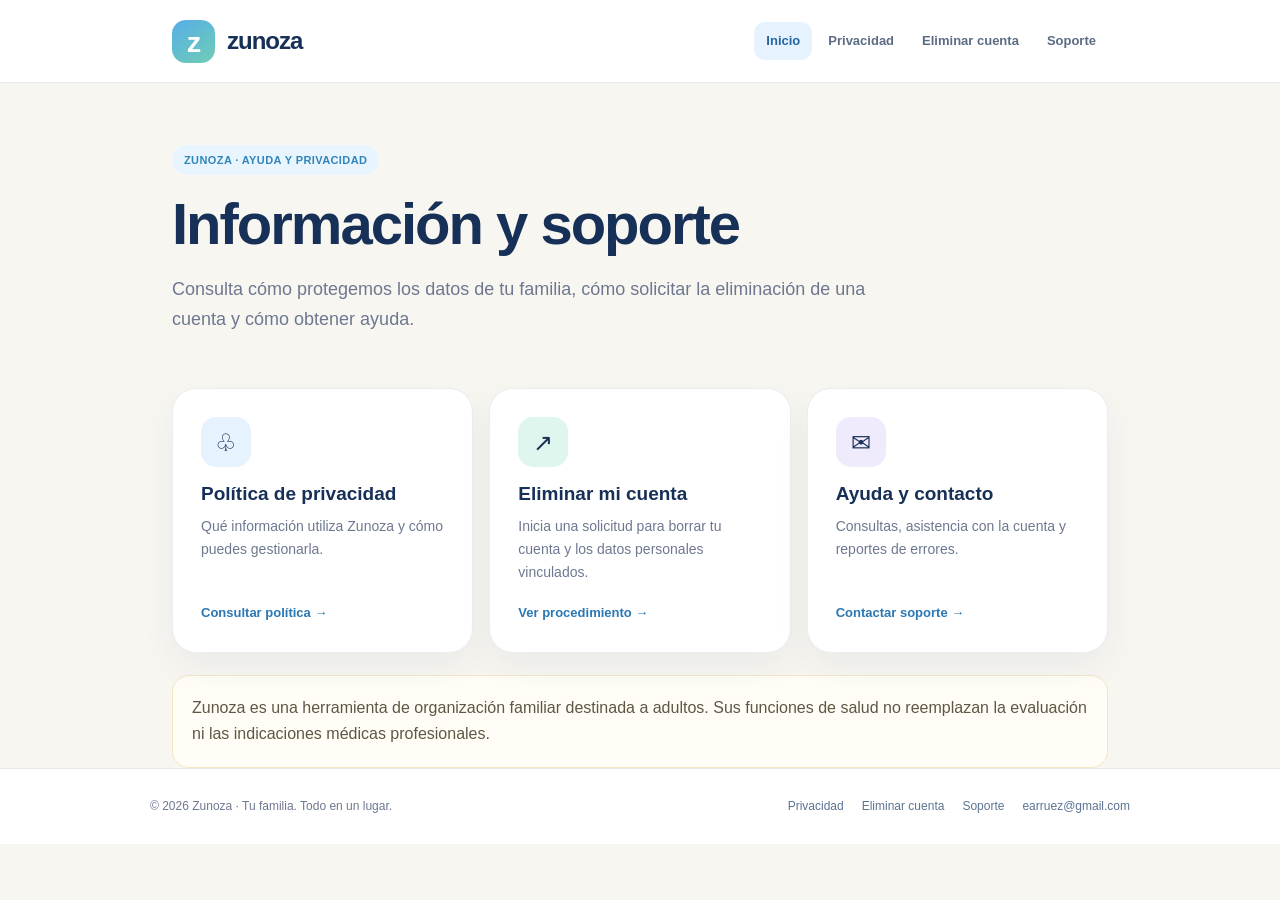
<file: index.html>
<!doctype html>
<html lang="es-CL"><head><meta charset="utf-8"><meta name="viewport" content="width=device-width,initial-scale=1"><meta name="theme-color" content="#f8f6f1"><meta name="description" content="Información legal y soporte de la aplicación familiar Zunoza"><title>Información y soporte | Zunoza</title><link rel="stylesheet" href="./styles.css"></head>
<body><header><div class="shell top"><a class="brand" href="./index.html"><span class="logo" aria-hidden="true">z</span>zunoza</a>
<nav aria-label="Navegación principal"><a href="./index.html" aria-current="page">Inicio</a><a href="./privacy.html">Privacidad</a><a href="./delete-account.html">Eliminar cuenta</a><a href="./support.html">Soporte</a></nav></div></header>
<main class="shell"><section class="hero"><span class="tag">ZUNOZA · AYUDA Y PRIVACIDAD</span><h1>Información y soporte</h1><p>Consulta cómo protegemos los datos de tu familia, cómo solicitar la eliminación de una cuenta y cómo obtener ayuda.</p></section><div class="cards">
<a class="card" href="./privacy.html"><span class="symbol">♧</span><h2>Política de privacidad</h2><p>Qué información utiliza Zunoza y cómo puedes gestionarla.</p><strong>Consultar política →</strong></a>
<a class="card" href="./delete-account.html"><span class="symbol mint">↗</span><h2>Eliminar mi cuenta</h2><p>Inicia una solicitud para borrar tu cuenta y los datos personales vinculados.</p><strong>Ver procedimiento →</strong></a>
<a class="card" href="./support.html"><span class="symbol lav">✉</span><h2>Ayuda y contacto</h2><p>Consultas, asistencia con la cuenta y reportes de errores.</p><strong>Contactar soporte →</strong></a></div>
<div class="note">Zunoza es una herramienta de organización familiar destinada a adultos. Sus funciones de salud no reemplazan la evaluación ni las indicaciones médicas profesionales.</div></main>
<footer><div class="shell bottom"><span>© 2026 Zunoza · Tu familia. Todo en un lugar.</span><div class="links"><a href="./privacy.html">Privacidad</a><a href="./delete-account.html">Eliminar cuenta</a><a href="./support.html">Soporte</a><a href="mailto:earruez@gmail.com">earruez@gmail.com</a></div></div></footer></body></html>
</file>
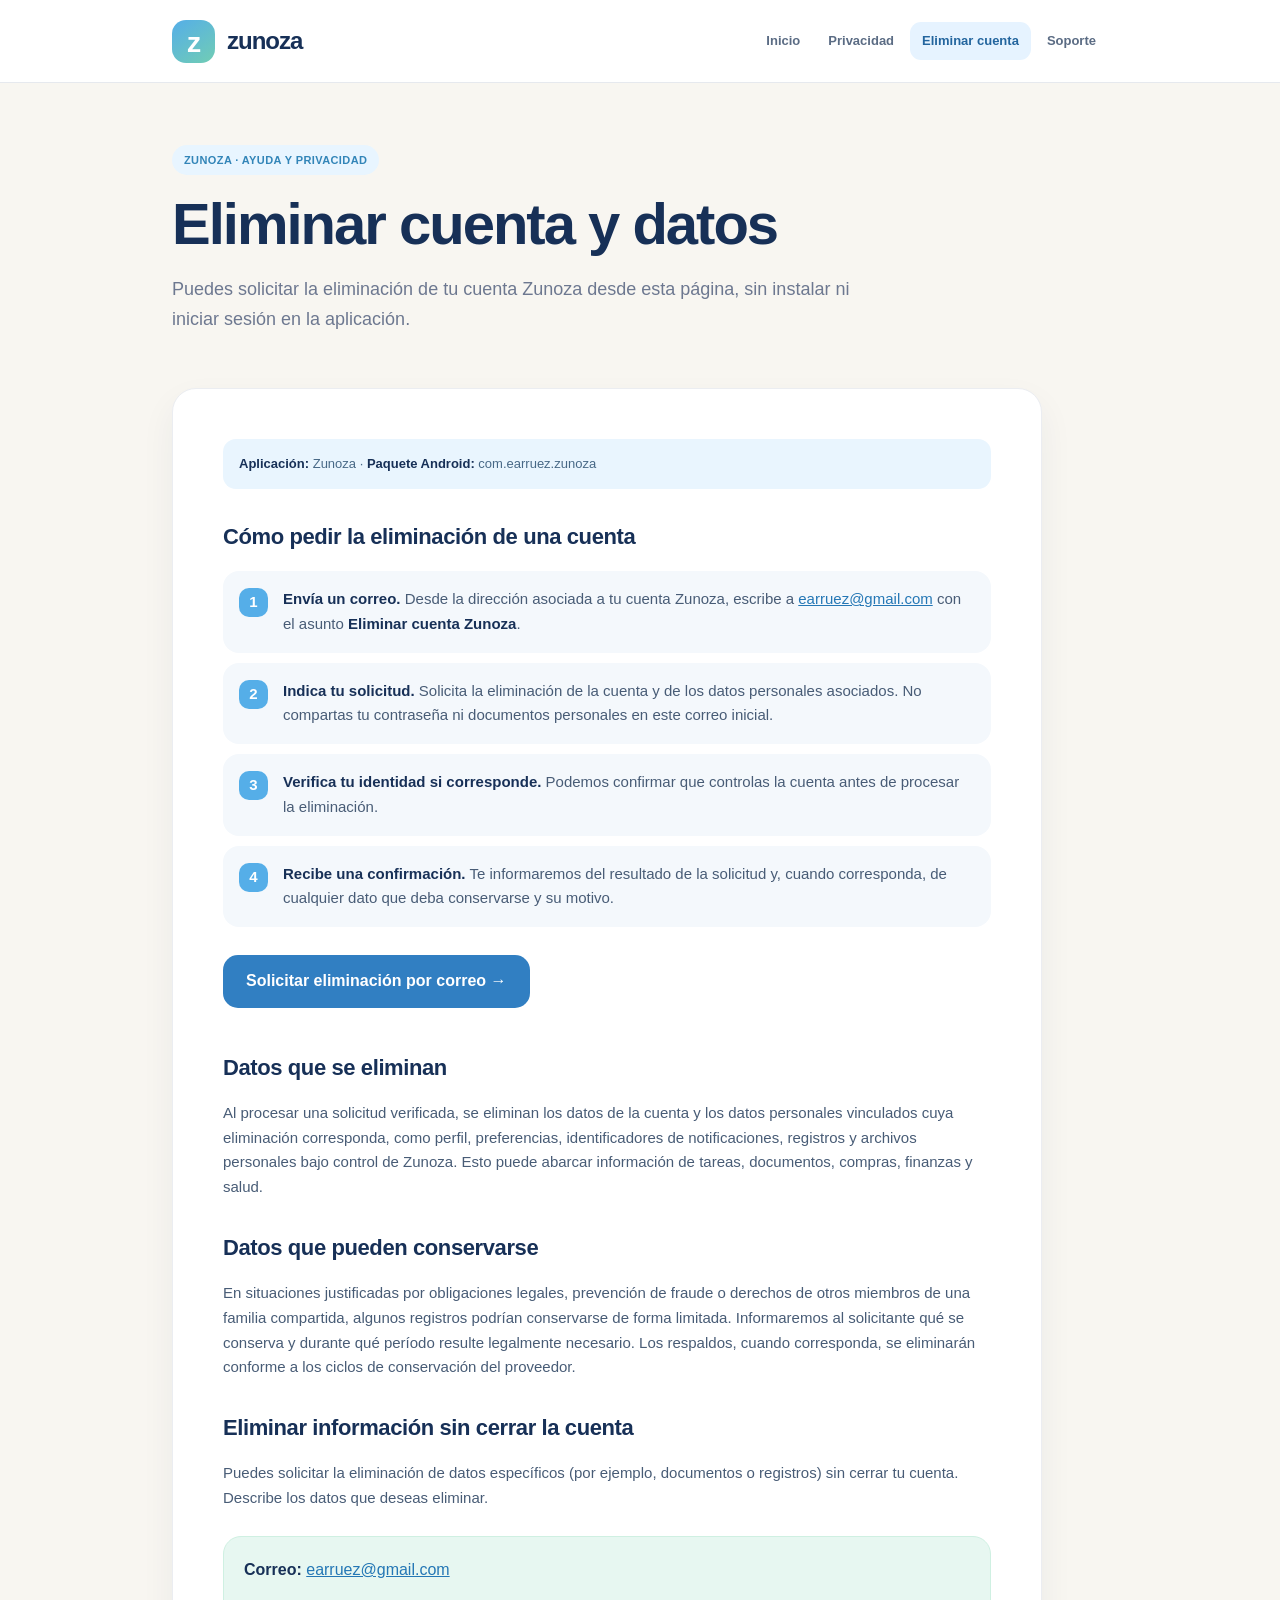
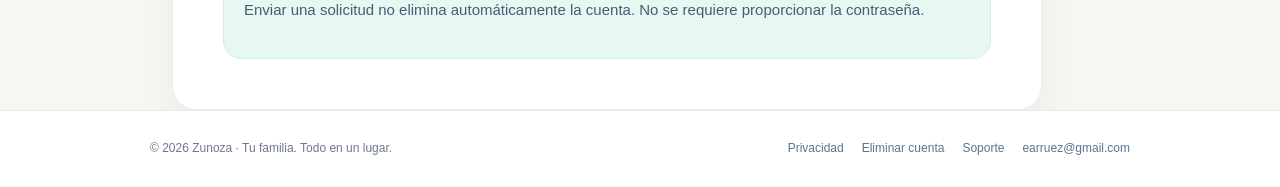
<file: delete-account.html>
<!doctype html>
<html lang="es-CL"><head><meta charset="utf-8"><meta name="viewport" content="width=device-width,initial-scale=1"><meta name="theme-color" content="#f8f6f1"><meta name="description" content="Solicita eliminar tu cuenta Zunoza y los datos personales asociados"><title>Eliminar cuenta y datos | Zunoza</title><link rel="stylesheet" href="./styles.css"></head>
<body><header><div class="shell top"><a class="brand" href="./index.html"><span class="logo" aria-hidden="true">z</span>zunoza</a>
<nav aria-label="Navegación principal"><a href="./index.html">Inicio</a><a href="./privacy.html">Privacidad</a><a href="./delete-account.html" aria-current="page">Eliminar cuenta</a><a href="./support.html">Soporte</a></nav></div></header>
<main class="shell"><section class="hero"><span class="tag">ZUNOZA · AYUDA Y PRIVACIDAD</span><h1>Eliminar cuenta y datos</h1><p>Puedes solicitar la eliminación de tu cuenta Zunoza desde esta página, sin instalar ni iniciar sesión en la aplicación.</p></section><article class="paper">
<div class="meta"><strong>Aplicación:</strong> Zunoza · <strong>Paquete Android:</strong> com.earruez.zunoza</div>
<h2>Cómo pedir la eliminación de una cuenta</h2>
<ol class="steps">
<li><strong>Envía un correo.</strong> Desde la dirección asociada a tu cuenta Zunoza, escribe a <a href="mailto:earruez@gmail.com">earruez@gmail.com</a> con el asunto <strong>Eliminar cuenta Zunoza</strong>.</li>
<li><strong>Indica tu solicitud.</strong> Solicita la eliminación de la cuenta y de los datos personales asociados. No compartas tu contraseña ni documentos personales en este correo inicial.</li>
<li><strong>Verifica tu identidad si corresponde.</strong> Podemos confirmar que controlas la cuenta antes de procesar la eliminación.</li>
<li><strong>Recibe una confirmación.</strong> Te informaremos del resultado de la solicitud y, cuando corresponda, de cualquier dato que deba conservarse y su motivo.</li>
</ol><a class="button" href="mailto:earruez@gmail.com?subject=Eliminar%20cuenta%20Zunoza&body=Solicito%20eliminar%20mi%20cuenta%20Zunoza%20y%20mis%20datos%20personales%20asociados.">Solicitar eliminación por correo →</a>
<h2>Datos que se eliminan</h2><p>Al procesar una solicitud verificada, se eliminan los datos de la cuenta y los datos personales vinculados cuya eliminación corresponda, como perfil, preferencias, identificadores de notificaciones, registros y archivos personales bajo control de Zunoza. Esto puede abarcar información de tareas, documentos, compras, finanzas y salud.</p>
<h2>Datos que pueden conservarse</h2><p>En situaciones justificadas por obligaciones legales, prevención de fraude o derechos de otros miembros de una familia compartida, algunos registros podrían conservarse de forma limitada. Informaremos al solicitante qué se conserva y durante qué período resulte legalmente necesario. Los respaldos, cuando corresponda, se eliminarán conforme a los ciclos de conservación del proveedor.</p>
<h2>Eliminar información sin cerrar la cuenta</h2><p>Puedes solicitar la eliminación de datos específicos (por ejemplo, documentos o registros) sin cerrar tu cuenta. Describe los datos que deseas eliminar.</p>
<div class="notice"><strong>Correo:</strong> <a href="mailto:earruez@gmail.com">earruez@gmail.com</a><p>Enviar una solicitud no elimina automáticamente la cuenta. No se requiere proporcionar la contraseña.</p></div></article></main>
<footer><div class="shell bottom"><span>© 2026 Zunoza · Tu familia. Todo en un lugar.</span><div class="links"><a href="./privacy.html">Privacidad</a><a href="./delete-account.html">Eliminar cuenta</a><a href="./support.html">Soporte</a><a href="mailto:earruez@gmail.com">earruez@gmail.com</a></div></div></footer></body></html>
</file>
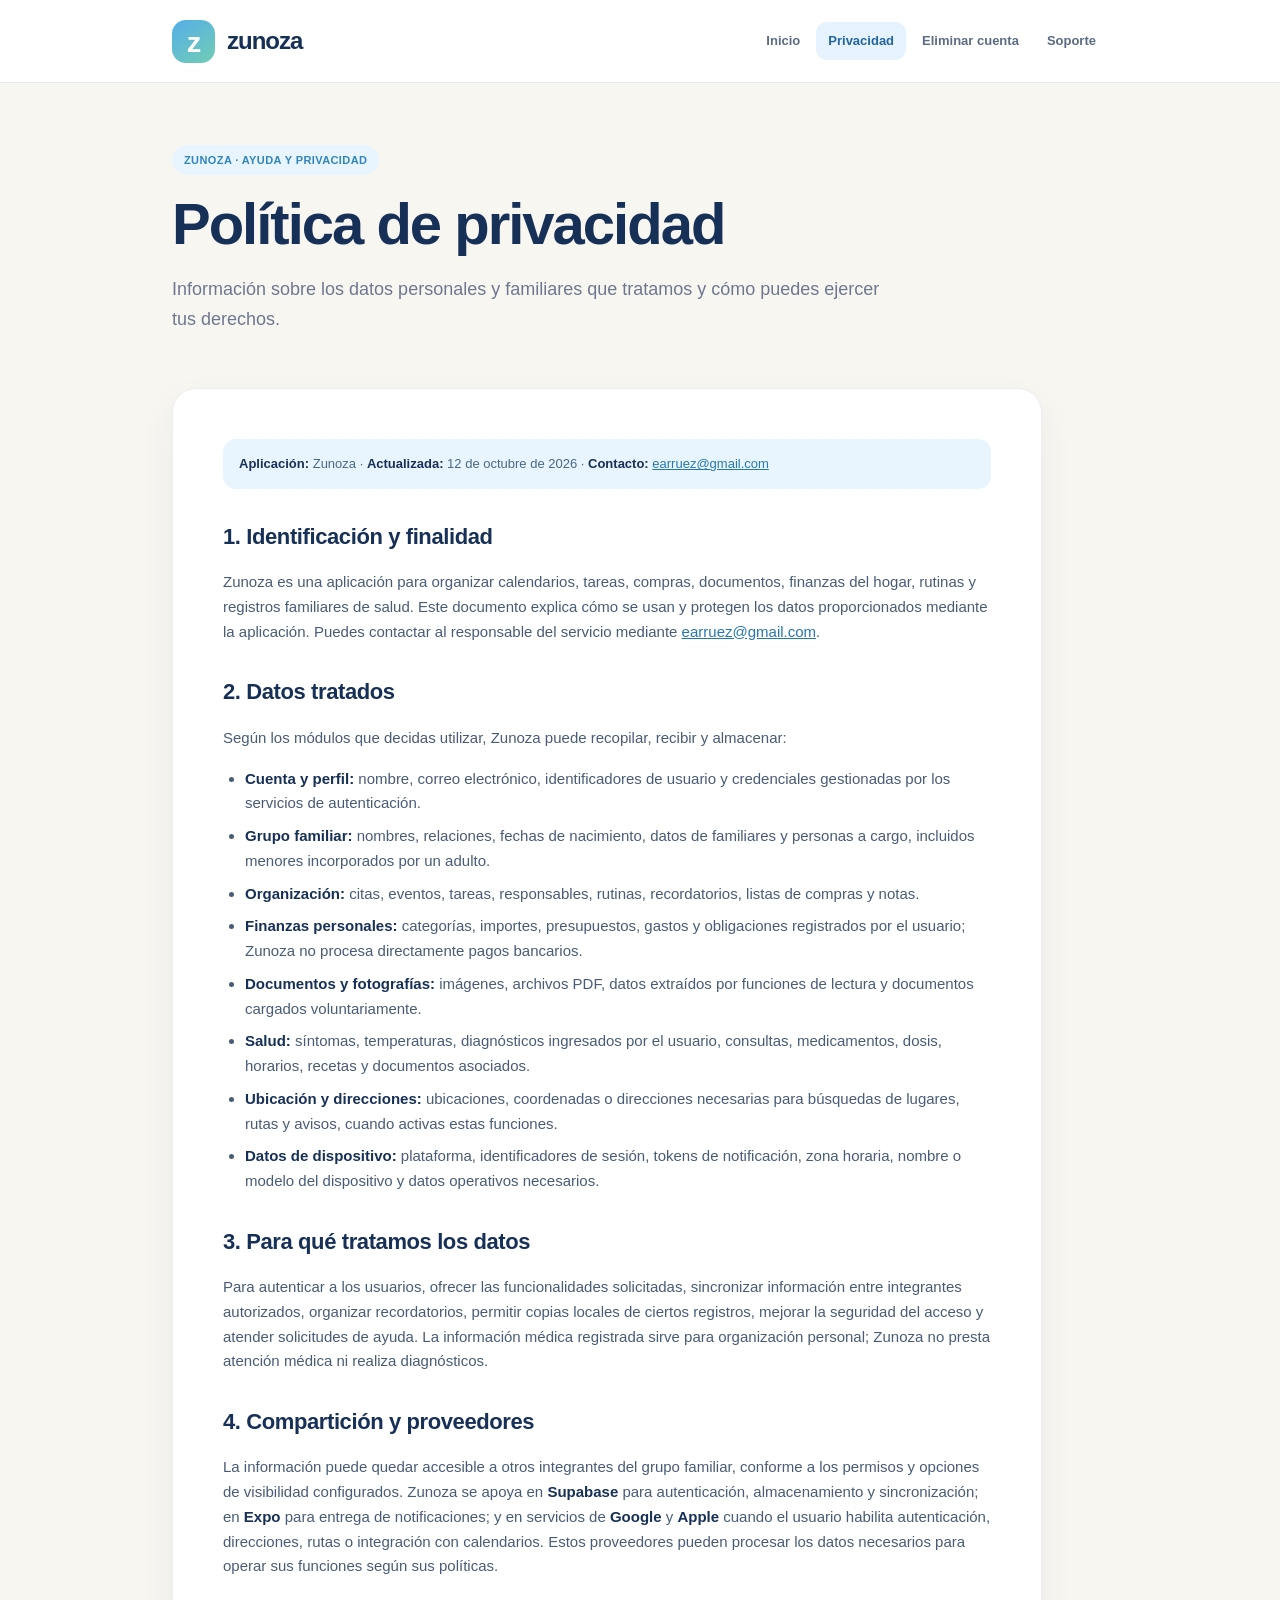
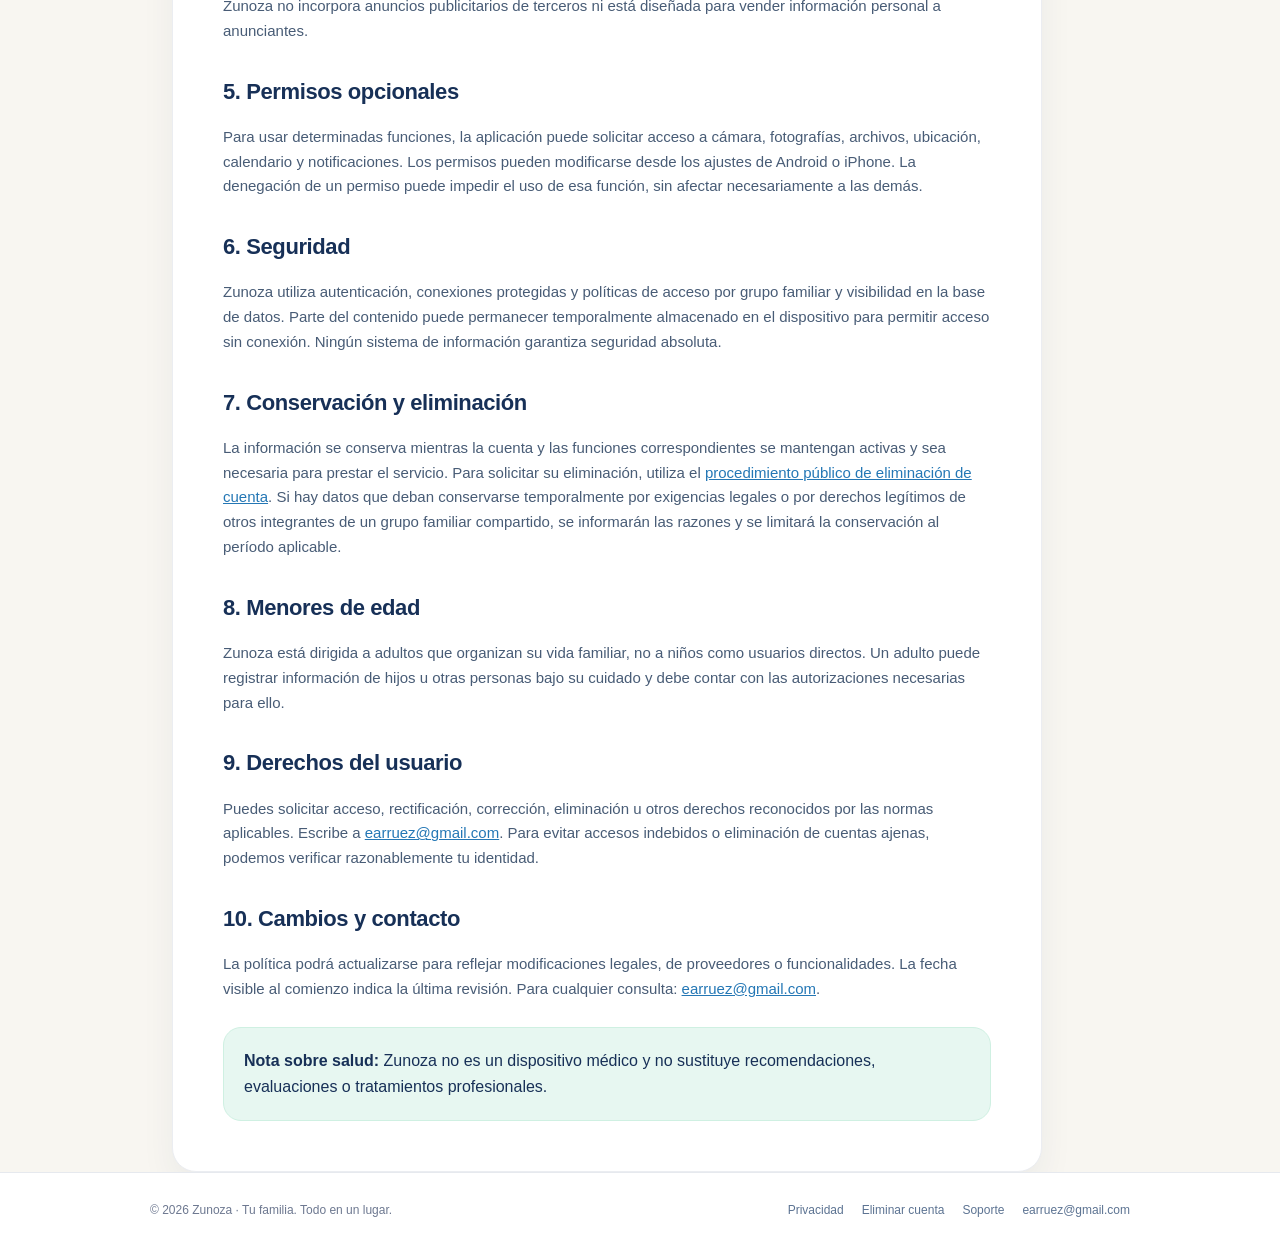
<file: privacy.html>
<!doctype html>
<html lang="es-CL"><head><meta charset="utf-8"><meta name="viewport" content="width=device-width,initial-scale=1"><meta name="theme-color" content="#f8f6f1"><meta name="description" content="Política de privacidad de Zunoza para Android e iOS"><title>Política de privacidad | Zunoza</title><link rel="stylesheet" href="./styles.css"></head>
<body><header><div class="shell top"><a class="brand" href="./index.html"><span class="logo" aria-hidden="true">z</span>zunoza</a>
<nav aria-label="Navegación principal"><a href="./index.html">Inicio</a><a href="./privacy.html" aria-current="page">Privacidad</a><a href="./delete-account.html">Eliminar cuenta</a><a href="./support.html">Soporte</a></nav></div></header>
<main class="shell"><section class="hero"><span class="tag">ZUNOZA · AYUDA Y PRIVACIDAD</span><h1>Política de privacidad</h1><p>Información sobre los datos personales y familiares que tratamos y cómo puedes ejercer tus derechos.</p></section><article class="paper">
<div class="meta"><strong>Aplicación:</strong> Zunoza · <strong>Actualizada:</strong> 12 de octubre de 2026 · <strong>Contacto:</strong> <a href="mailto:earruez@gmail.com">earruez@gmail.com</a></div>
<h2>1. Identificación y finalidad</h2><p>Zunoza es una aplicación para organizar calendarios, tareas, compras, documentos, finanzas del hogar, rutinas y registros familiares de salud. Este documento explica cómo se usan y protegen los datos proporcionados mediante la aplicación. Puedes contactar al responsable del servicio mediante <a href="mailto:earruez@gmail.com">earruez@gmail.com</a>.</p>
<h2>2. Datos tratados</h2><p>Según los módulos que decidas utilizar, Zunoza puede recopilar, recibir y almacenar:</p>
<ul><li><strong>Cuenta y perfil:</strong> nombre, correo electrónico, identificadores de usuario y credenciales gestionadas por los servicios de autenticación.</li>
<li><strong>Grupo familiar:</strong> nombres, relaciones, fechas de nacimiento, datos de familiares y personas a cargo, incluidos menores incorporados por un adulto.</li>
<li><strong>Organización:</strong> citas, eventos, tareas, responsables, rutinas, recordatorios, listas de compras y notas.</li>
<li><strong>Finanzas personales:</strong> categorías, importes, presupuestos, gastos y obligaciones registrados por el usuario; Zunoza no procesa directamente pagos bancarios.</li>
<li><strong>Documentos y fotografías:</strong> imágenes, archivos PDF, datos extraídos por funciones de lectura y documentos cargados voluntariamente.</li>
<li><strong>Salud:</strong> síntomas, temperaturas, diagnósticos ingresados por el usuario, consultas, medicamentos, dosis, horarios, recetas y documentos asociados.</li>
<li><strong>Ubicación y direcciones:</strong> ubicaciones, coordenadas o direcciones necesarias para búsquedas de lugares, rutas y avisos, cuando activas estas funciones.</li>
<li><strong>Datos de dispositivo:</strong> plataforma, identificadores de sesión, tokens de notificación, zona horaria, nombre o modelo del dispositivo y datos operativos necesarios.</li></ul>
<h2>3. Para qué tratamos los datos</h2><p>Para autenticar a los usuarios, ofrecer las funcionalidades solicitadas, sincronizar información entre integrantes autorizados, organizar recordatorios, permitir copias locales de ciertos registros, mejorar la seguridad del acceso y atender solicitudes de ayuda. La información médica registrada sirve para organización personal; Zunoza no presta atención médica ni realiza diagnósticos.</p>
<h2>4. Compartición y proveedores</h2><p>La información puede quedar accesible a otros integrantes del grupo familiar, conforme a los permisos y opciones de visibilidad configurados. Zunoza se apoya en <strong>Supabase</strong> para autenticación, almacenamiento y sincronización; en <strong>Expo</strong> para entrega de notificaciones; y en servicios de <strong>Google</strong> y <strong>Apple</strong> cuando el usuario habilita autenticación, direcciones, rutas o integración con calendarios. Estos proveedores pueden procesar los datos necesarios para operar sus funciones según sus políticas.</p><p>Zunoza no incorpora anuncios publicitarios de terceros ni está diseñada para vender información personal a anunciantes.</p>
<h2>5. Permisos opcionales</h2><p>Para usar determinadas funciones, la aplicación puede solicitar acceso a cámara, fotografías, archivos, ubicación, calendario y notificaciones. Los permisos pueden modificarse desde los ajustes de Android o iPhone. La denegación de un permiso puede impedir el uso de esa función, sin afectar necesariamente a las demás.</p>
<h2>6. Seguridad</h2><p>Zunoza utiliza autenticación, conexiones protegidas y políticas de acceso por grupo familiar y visibilidad en la base de datos. Parte del contenido puede permanecer temporalmente almacenado en el dispositivo para permitir acceso sin conexión. Ningún sistema de información garantiza seguridad absoluta.</p>
<h2>7. Conservación y eliminación</h2><p>La información se conserva mientras la cuenta y las funciones correspondientes se mantengan activas y sea necesaria para prestar el servicio. Para solicitar su eliminación, utiliza el <a href="./delete-account.html">procedimiento público de eliminación de cuenta</a>. Si hay datos que deban conservarse temporalmente por exigencias legales o por derechos legítimos de otros integrantes de un grupo familiar compartido, se informarán las razones y se limitará la conservación al período aplicable.</p>
<h2>8. Menores de edad</h2><p>Zunoza está dirigida a adultos que organizan su vida familiar, no a niños como usuarios directos. Un adulto puede registrar información de hijos u otras personas bajo su cuidado y debe contar con las autorizaciones necesarias para ello.</p>
<h2>9. Derechos del usuario</h2><p>Puedes solicitar acceso, rectificación, corrección, eliminación u otros derechos reconocidos por las normas aplicables. Escribe a <a href="mailto:earruez@gmail.com?subject=Privacidad%20Zunoza">earruez@gmail.com</a>. Para evitar accesos indebidos o eliminación de cuentas ajenas, podemos verificar razonablemente tu identidad.</p>
<h2>10. Cambios y contacto</h2><p>La política podrá actualizarse para reflejar modificaciones legales, de proveedores o funcionalidades. La fecha visible al comienzo indica la última revisión. Para cualquier consulta: <a href="mailto:earruez@gmail.com">earruez@gmail.com</a>.</p>
<div class="notice"><strong>Nota sobre salud:</strong> Zunoza no es un dispositivo médico y no sustituye recomendaciones, evaluaciones o tratamientos profesionales.</div></article></main>
<footer><div class="shell bottom"><span>© 2026 Zunoza · Tu familia. Todo en un lugar.</span><div class="links"><a href="./privacy.html">Privacidad</a><a href="./delete-account.html">Eliminar cuenta</a><a href="./support.html">Soporte</a><a href="mailto:earruez@gmail.com">earruez@gmail.com</a></div></div></footer></body></html>
</file>
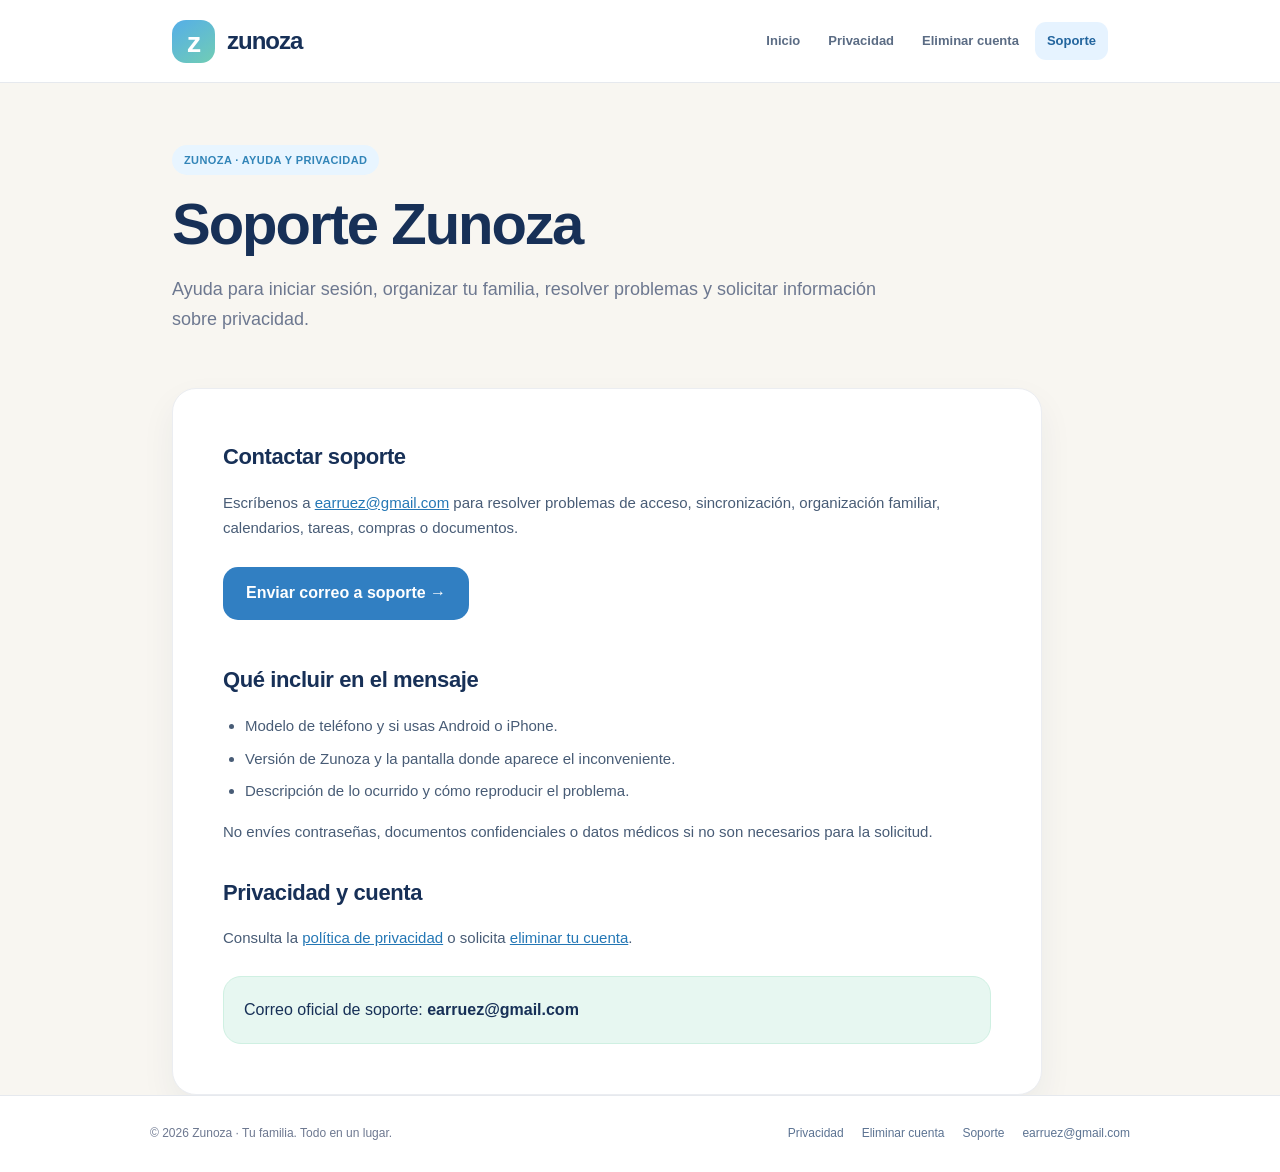
<file: support.html>
<!doctype html>
<html lang="es-CL"><head><meta charset="utf-8"><meta name="viewport" content="width=device-width,initial-scale=1"><meta name="theme-color" content="#f8f6f1"><meta name="description" content="Ayuda y contacto oficial de Zunoza"><title>Soporte Zunoza | Zunoza</title><link rel="stylesheet" href="./styles.css"></head>
<body><header><div class="shell top"><a class="brand" href="./index.html"><span class="logo" aria-hidden="true">z</span>zunoza</a>
<nav aria-label="Navegación principal"><a href="./index.html">Inicio</a><a href="./privacy.html">Privacidad</a><a href="./delete-account.html">Eliminar cuenta</a><a href="./support.html" aria-current="page">Soporte</a></nav></div></header>
<main class="shell"><section class="hero"><span class="tag">ZUNOZA · AYUDA Y PRIVACIDAD</span><h1>Soporte Zunoza</h1><p>Ayuda para iniciar sesión, organizar tu familia, resolver problemas y solicitar información sobre privacidad.</p></section><article class="paper"><h2>Contactar soporte</h2><p>Escríbenos a <a href="mailto:earruez@gmail.com">earruez@gmail.com</a> para resolver problemas de acceso, sincronización, organización familiar, calendarios, tareas, compras o documentos.</p><a class="button" href="mailto:earruez@gmail.com?subject=Soporte%20Zunoza">Enviar correo a soporte →</a>
<h2>Qué incluir en el mensaje</h2><ul><li>Modelo de teléfono y si usas Android o iPhone.</li><li>Versión de Zunoza y la pantalla donde aparece el inconveniente.</li><li>Descripción de lo ocurrido y cómo reproducir el problema.</li></ul><p>No envíes contraseñas, documentos confidenciales o datos médicos si no son necesarios para la solicitud.</p>
<h2>Privacidad y cuenta</h2><p>Consulta la <a href="./privacy.html">política de privacidad</a> o solicita <a href="./delete-account.html">eliminar tu cuenta</a>.</p>
<div class="notice">Correo oficial de soporte: <strong>earruez@gmail.com</strong></div></article></main>
<footer><div class="shell bottom"><span>© 2026 Zunoza · Tu familia. Todo en un lugar.</span><div class="links"><a href="./privacy.html">Privacidad</a><a href="./delete-account.html">Eliminar cuenta</a><a href="./support.html">Soporte</a><a href="mailto:earruez@gmail.com">earruez@gmail.com</a></div></div></footer></body></html>
</file>
<file: styles.css>
:root{--ink:#173057;--muted:#6d7890;--sky:#55aee8;--mint:#71cdb4;--bg:#f8f6f1;--line:#e6e9ee}*{box-sizing:border-box}body{margin:0;background:var(--bg);font-family:-apple-system,BlinkMacSystemFont,"Segoe UI",Arial,sans-serif;color:var(--ink);line-height:1.65}a{color:#2477b5}a:hover{text-decoration:none}a:focus-visible{outline:3px solid #9a8de3;outline-offset:2px}.shell{max-width:980px;margin:auto;padding:0 22px}header{background:white;border-bottom:1px solid var(--line)}.top{min-height:82px;display:flex;align-items:center;justify-content:space-between;gap:16px}.brand{font-size:24px;font-weight:850;text-decoration:none;color:var(--ink);letter-spacing:-1px;display:flex;align-items:center;gap:12px}.logo{display:grid;place-items:center;border-radius:14px;background:linear-gradient(145deg,#55aee8,#71cdb4);color:white;font-size:28px;width:43px;height:43px}nav{display:flex;gap:4px;flex-wrap:wrap}nav a{padding:8px 12px;border-radius:11px;color:#5b6c84;text-decoration:none;font-size:13px;font-weight:650}nav a[aria-current=page],nav a:hover{background:#e6f3ff;color:#23659e}.hero{padding:62px 0 36px}.tag{display:inline-block;padding:6px 12px;color:#3285b8;font-weight:800;font-size:11px;border-radius:50px;background:#e8f5ff;letter-spacing:.4px}.hero h1{font-size:clamp(34px,5.4vw,58px);line-height:1.12;letter-spacing:-2px;margin:17px 0}.hero p{max-width:720px;color:var(--muted);font-size:18px;line-height:1.65}.cards{display:grid;grid-template-columns:repeat(3,1fr);gap:16px}.card,.paper{background:white;border:1px solid #ebedf1;border-radius:24px;box-shadow:0 15px 35px rgba(23,48,87,.06)}.card{padding:28px;min-height:235px;color:var(--ink);text-decoration:none;display:flex;flex-direction:column}.card:hover{transform:translateY(-2px)}.symbol{border-radius:15px;background:#e6f3ff;display:grid;place-items:center;width:50px;height:50px;font-size:24px;margin-bottom:15px}.mint{background:#def6ed}.lav{background:#efeafc}.card h2{font-size:19px;line-height:1.3;margin:0 0 8px}.card p{font-size:14px;color:var(--muted);margin:0}.card strong{margin-top:auto;padding-top:18px;font-size:13px;color:#2a78b4}.paper{padding:clamp(24px,4vw,50px);max-width:870px}.paper h2{font-size:22px;letter-spacing:-.4px;margin:30px 0 10px}.paper h2:first-child{margin-top:0}.paper p,.paper li{font-size:15px;color:#485c76}.paper li+li{margin-top:8px}.paper ul,.paper ol{padding-left:22px}.paper strong{color:var(--ink)}.meta{background:#e9f5fe;color:#476886;padding:14px 16px;border-radius:13px;font-size:13px}.notice{background:#e7f7f1;border:1px solid #cff0e2;padding:20px;border-radius:18px;margin-top:25px}.note{padding:19px;border:1px solid #f3e6c4;border-radius:17px;background:#fffdf6;color:#5f5744;margin-top:22px}.button{display:inline-flex;align-items:center;justify-content:center;background:#317fc2;color:white;padding:13px 23px;border-radius:15px;text-decoration:none;font-weight:700;margin:12px 0}.button:hover{background:#1e64a5}.steps{list-style:none;padding:0!important;counter-reset:item}.steps li{counter-increment:item;background:#f4f8fc;border-radius:16px;padding:16px 19px 16px 60px;position:relative;margin:10px 0!important}.steps li:before{content:counter(item);position:absolute;left:16px;top:17px;width:29px;height:29px;display:grid;place-items:center;border-radius:10px;background:#55aee8;color:white;font-weight:bold}main{padding-bottom:70px}footer{background:white;border-top:1px solid var(--line)}footer .bottom{display:flex;justify-content:space-between;gap:20px;flex-wrap:wrap;padding:28px 0;color:var(--muted);font-size:12px}footer .links{display:flex;gap:18px;flex-wrap:wrap}footer a{text-decoration:none;color:#5c7392}@media(max-width:700px){.top{flex-wrap:wrap;padding-top:14px;padding-bottom:12px;gap:8px}nav{width:100%;justify-content:space-between}nav a{font-size:12px;padding:7px}.hero{padding:42px 0 25px}.hero h1{letter-spacing:-1px}.hero p{font-size:16px}.cards{grid-template-columns:1fr}.card{min-height:0}}
</file>
